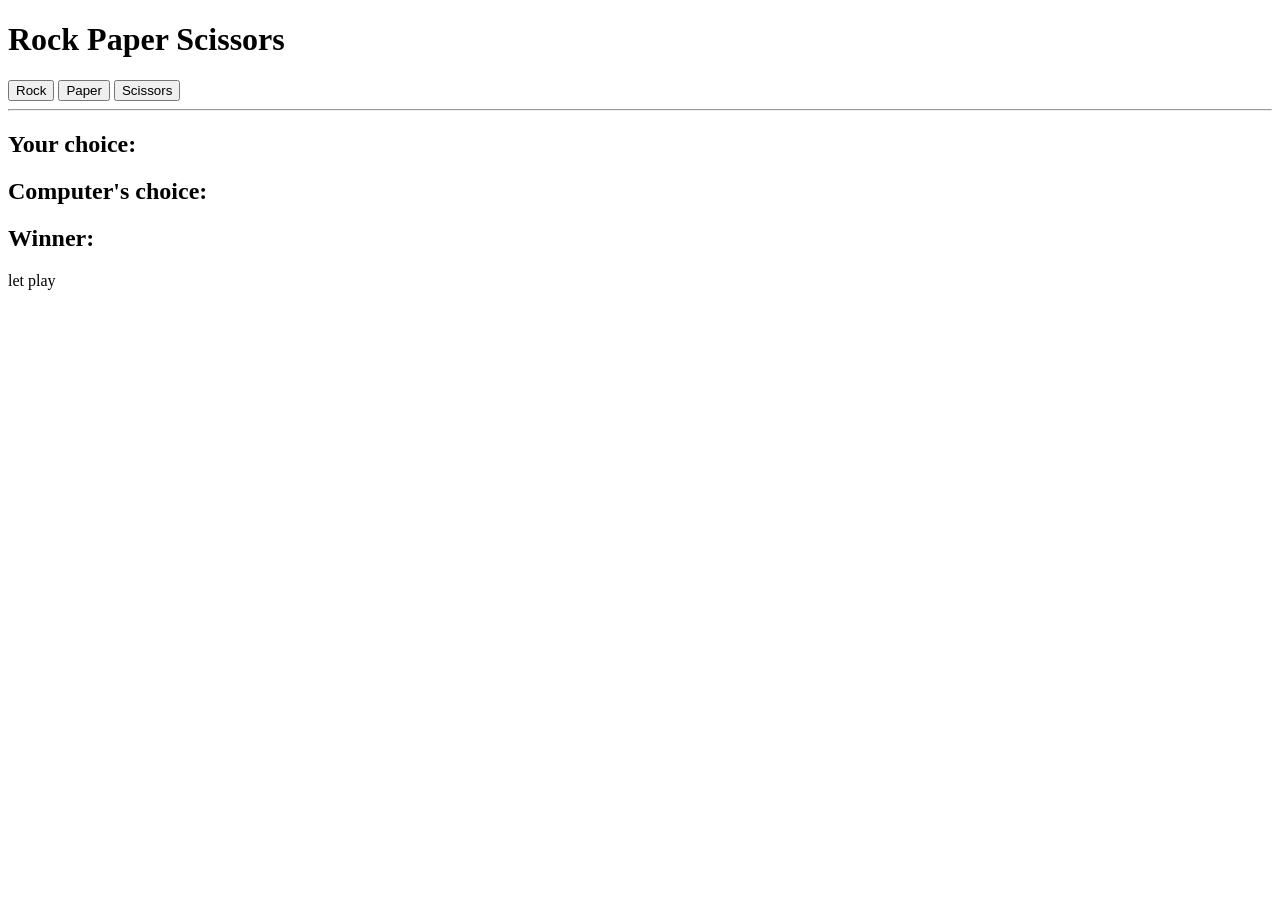
<file: index.html>
<!DOCTYPE html>
<html lang="en">
<head>
    <meta charset="UTF-8">
    <meta name="viewport" content="width=device-width, initial-scale=1.0">
    <title>rock paper scissors</title>
</head>
<body>
     <div class="container">
      <h1>Rock Paper Scissors</h1>
     <div class="choices">
        <button id="rock">Rock</button>
        <button id="paper">Paper</button>
        <button id="scissors">Scissors</button>

     </div>
     <hr>
     <div class="result">
        <h2 id="user-choice">Your choice: </h2>
        <p id="your-choice"></p>
        <h2>Computer's choice: </h2>
        <p id="computer-choice-value"></p>
        <h2 >Winner: </h2>
        <p id="winner-value"> let play</p>
        
        <script src="script.js"></script>
     </div>

     
</body>
</html>
</file>
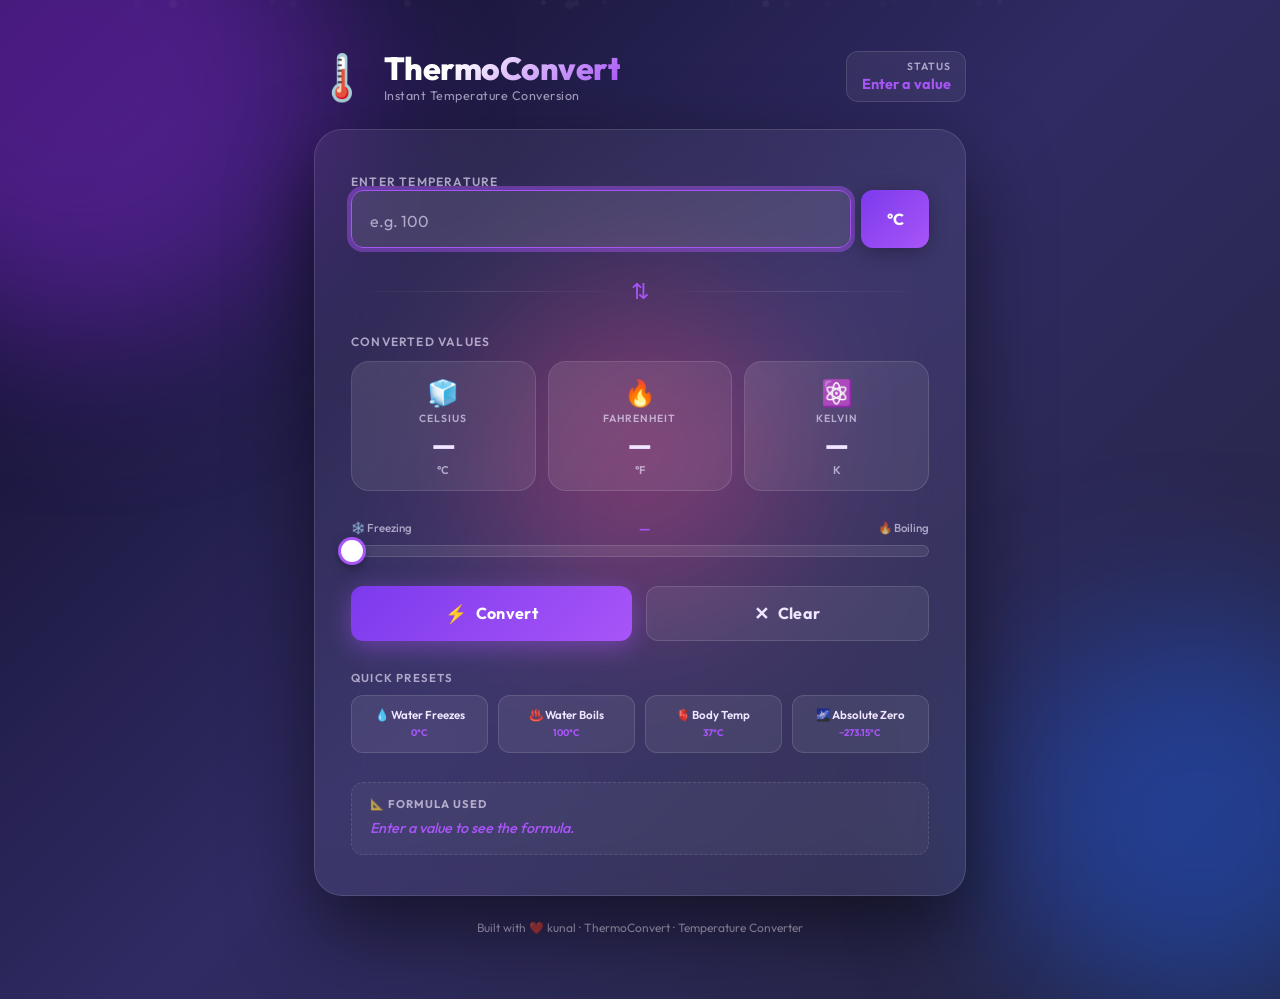
<file: tempratureconverter/index.html>
<!DOCTYPE html>
<html lang="en">
  <head>
    <meta charset="UTF-8" />
    <meta name="viewport" content="width=device-width, initial-scale=1.0" />
    <meta
      name="description"
      content="A stunning, modern Temperature Converter supporting Celsius, Fahrenheit, and Kelvin with live background transitions."
    />
    <title>ThermoConvert — Temperature Converter</title>
    <link rel="preconnect" href="https://fonts.googleapis.com" />
    <link rel="preconnect" href="https://fonts.gstatic.com" crossorigin />
    <link
      href="https://fonts.googleapis.com/css2?family=Outfit:wght@300;400;500;600;700;800;900&display=swap"
      rel="stylesheet"
    />
    <link rel="stylesheet" href="style.css" />
  </head>
  <body id="body" class="theme-normal">
    <!-- Animated background blobs -->
    <div class="bg-blob blob-1" aria-hidden="true"></div>
    <div class="bg-blob blob-2" aria-hidden="true"></div>
    <div class="bg-blob blob-3" aria-hidden="true"></div>

    <!-- Floating particles -->
    <div class="particles" aria-hidden="true" id="particles"></div>

    <div class="container">
      <!-- Header -->
      <header class="header">
        <div class="logo">
          <span class="logo-icon" id="thermometerIcon">🌡️</span>
          <div class="logo-text">
            <h1>ThermoConvert</h1>
            <p class="tagline">Instant Temperature Conversion</p>
          </div>
        </div>
        <div class="temp-badge" id="tempBadge">
          <span class="badge-label">Status</span>
          <span class="badge-value" id="badgeValue">Enter a value</span>
        </div>
      </header>

      <!-- Main Card -->
      <main class="card" id="mainCard">
        <!-- Input Section -->
        <section class="input-section" aria-label="Temperature input">
          <div class="input-wrapper">
            <label for="tempInput" class="input-label">Enter Temperature</label>
            <div class="input-group">
              <input
                type="number"
                id="tempInput"
                class="temp-input"
                placeholder="e.g. 100"
                aria-label="Temperature value"
                step="any"
              />
              <select id="fromUnit" class="unit-select" aria-label="From unit">
                <option value="celsius">°C</option>
                <option value="fahrenheit">°F</option>
                <option value="kelvin">K</option>
              </select>
            </div>
            <div class="error-msg" id="errorMsg" role="alert" aria-live="polite">
              ⚠️ Please enter a valid temperature!
            </div>
          </div>
        </section>

        <!-- Convert Arrow -->
        <div class="arrow-section" aria-hidden="true">
          <div class="arrow-line"></div>
          <div class="arrow-icon" id="arrowIcon">⇅</div>
          <div class="arrow-line"></div>
        </div>

        <!-- Results Section -->
        <section class="results-section" aria-label="Conversion results">
          <h2 class="results-title">Converted Values</h2>
          <div class="results-grid">
            <!-- Celsius Card -->
            <div class="result-card" id="celsiusCard" data-unit="celsius">
              <div class="result-unit-icon">🧊</div>
              <div class="result-body">
                <span class="result-unit-name">Celsius</span>
                <span class="result-value" id="celsiusResult">—</span>
                <span class="result-unit-sym">°C</span>
              </div>
              <button
                class="copy-btn"
                id="copyC"
                aria-label="Copy Celsius value"
                title="Copy"
              >⧉</button>
            </div>

            <!-- Fahrenheit Card -->
            <div class="result-card" id="fahrenheitCard" data-unit="fahrenheit">
              <div class="result-unit-icon">🔥</div>
              <div class="result-body">
                <span class="result-unit-name">Fahrenheit</span>
                <span class="result-value" id="fahrenheitResult">—</span>
                <span class="result-unit-sym">°F</span>
              </div>
              <button
                class="copy-btn"
                id="copyF"
                aria-label="Copy Fahrenheit value"
                title="Copy"
              >⧉</button>
            </div>

            <!-- Kelvin Card -->
            <div class="result-card" id="kelvinCard" data-unit="kelvin">
              <div class="result-unit-icon">⚛️</div>
              <div class="result-body">
                <span class="result-unit-name">Kelvin</span>
                <span class="result-value" id="kelvinResult">—</span>
                <span class="result-unit-sym">K</span>
              </div>
              <button
                class="copy-btn"
                id="copyK"
                aria-label="Copy Kelvin value"
                title="Copy"
              >⧉</button>
            </div>
          </div>
        </section>

        <!-- Temperature Gauge -->
        <section class="gauge-section" aria-label="Temperature gauge">
          <div class="gauge-label-row">
            <span>❄️ Freezing</span>
            <span class="gauge-status" id="gaugeStatus">—</span>
            <span>🔥 Boiling</span>
          </div>
          <div class="gauge-track" role="progressbar" aria-valuenow="0" aria-valuemin="0" aria-valuemax="100" id="gaugeTrack">
            <div class="gauge-fill" id="gaugeFill"></div>
            <div class="gauge-thumb" id="gaugeThumb"></div>
          </div>
        </section>

        <!-- Action Buttons -->
        <div class="action-btns">
          <button class="btn btn-primary" id="convertBtn" aria-label="Convert temperature">
            <span class="btn-icon">⚡</span> Convert
          </button>
          <button class="btn btn-secondary" id="clearBtn" aria-label="Clear all fields">
            <span class="btn-icon">✕</span> Clear
          </button>
        </div>

        <!-- Quick Presets -->
        <section class="presets-section" aria-label="Quick preset temperatures">
          <p class="presets-title">Quick Presets</p>
          <div class="presets-grid">
            <button class="preset-btn" id="preset1" data-value="0" data-unit="celsius" aria-label="Water freezing point">
              💧 Water Freezes<br /><small>0°C</small>
            </button>
            <button class="preset-btn" id="preset2" data-value="100" data-unit="celsius" aria-label="Water boiling point">
              ♨️ Water Boils<br /><small>100°C</small>
            </button>
            <button class="preset-btn" id="preset3" data-value="37" data-unit="celsius" aria-label="Body temperature">
              🫀 Body Temp<br /><small>37°C</small>
            </button>
            <button class="preset-btn" id="preset4" data-value="-273.15" data-unit="celsius" aria-label="Absolute zero">
              🌌 Absolute Zero<br /><small>−273.15°C</small>
            </button>
          </div>
        </section>

        <!-- Formula Display -->
        <section class="formula-section" id="formulaSection" aria-label="Conversion formula used">
          <p class="formula-title">📐 Formula Used</p>
          <p class="formula-text" id="formulaText">Enter a value to see the formula.</p>
        </section>
      </main>

      <!-- Footer -->
      <footer class="footer">
        <p>Built with ❤️ kunal · ThermoConvert · Temperature Converter</p>
      </footer>
    </div>

    <!-- Toast Notification -->
    <div class="toast" id="toast" role="status" aria-live="polite"></div>

    <script src="script.js"></script>
  </body>
</html>
</file>
<file: tempratureconverter/style.css>
/* =====================================================
   ThermoConvert — Premium Temperature Converter CSS
   ===================================================== */

/* ---------- Google Font + Reset ---------- */
@import url('https://fonts.googleapis.com/css2?family=Outfit:wght@300;400;500;600;700;800;900&display=swap');

*, *::before, *::after {
  margin: 0;
  padding: 0;
  box-sizing: border-box;
}

/* ---------- CSS Custom Properties ---------- */
:root {
  --font: 'Outfit', sans-serif;

  /* Theme: Normal */
  --bg-from: #0f0c29;
  --bg-mid:  #302b63;
  --bg-to:   #24243e;
  --blob-1: rgba(120, 40, 200, 0.55);
  --blob-2: rgba(30, 100, 255, 0.4);
  --blob-3: rgba(255, 60, 120, 0.35);
  --accent: #a855f7;
  --accent-glow: rgba(168, 85, 247, 0.45);
  --card-bg: rgba(255, 255, 255, 0.06);
  --card-border: rgba(255, 255, 255, 0.12);
  --text-primary: #f0e6ff;
  --text-secondary: rgba(240, 230, 255, 0.65);
  --input-bg: rgba(255, 255, 255, 0.08);
  --result-card-bg: rgba(255, 255, 255, 0.07);
  --btn-primary-from: #7c3aed;
  --btn-primary-to: #a855f7;
  --shadow-lg: 0 32px 80px rgba(0,0,0,0.55);
  --radius-xl: 28px;
  --radius-lg: 18px;
  --radius-md: 12px;
  --radius-sm: 8px;
  --transition: 0.4s cubic-bezier(0.23, 1, 0.32, 1);
}

/* ---- Theme Overrides ---- */
body.theme-very-cold {
  --bg-from: #0a1628;
  --bg-mid:  #0d2545;
  --bg-to:   #071630;
  --blob-1: rgba(0, 140, 255, 0.6);
  --blob-2: rgba(0, 200, 255, 0.45);
  --blob-3: rgba(100, 180, 255, 0.35);
  --accent: #38bdf8;
  --accent-glow: rgba(56, 189, 248, 0.45);
  --btn-primary-from: #0284c7;
  --btn-primary-to: #38bdf8;
}

body.theme-cold {
  --bg-from: #0f1a2e;
  --bg-mid:  #1a3a5c;
  --bg-to:   #0d2540;
  --blob-1: rgba(0, 180, 220, 0.55);
  --blob-2: rgba(50, 130, 255, 0.4);
  --blob-3: rgba(0, 220, 180, 0.3);
  --accent: #06b6d4;
  --accent-glow: rgba(6, 182, 212, 0.45);
  --btn-primary-from: #0891b2;
  --btn-primary-to: #06b6d4;
}

body.theme-normal {
  --bg-from: #0f0c29;
  --bg-mid:  #302b63;
  --bg-to:   #24243e;
  --accent: #a855f7;
  --accent-glow: rgba(168, 85, 247, 0.45);
  --btn-primary-from: #7c3aed;
  --btn-primary-to: #a855f7;
}

body.theme-hot {
  --bg-from: #1a0a00;
  --bg-mid:  #3d1100;
  --bg-to:   #200800;
  --blob-1: rgba(255, 80, 10, 0.6);
  --blob-2: rgba(255, 170, 0, 0.45);
  --blob-3: rgba(255, 40, 80, 0.4);
  --accent: #f97316;
  --accent-glow: rgba(249, 115, 22, 0.5);
  --btn-primary-from: #dc2626;
  --btn-primary-to: #f97316;
}

body.theme-very-hot {
  --bg-from: #200000;
  --bg-mid:  #4a0000;
  --bg-to:   #180000;
  --blob-1: rgba(255, 20, 20, 0.7);
  --blob-2: rgba(255, 100, 0, 0.5);
  --blob-3: rgba(255, 200, 0, 0.35);
  --accent: #ef4444;
  --accent-glow: rgba(239, 68, 68, 0.55);
  --btn-primary-from: #b91c1c;
  --btn-primary-to: #ef4444;
}

/* ---------- Base Body ---------- */
html {
  scroll-behavior: smooth;
}

body {
  font-family: var(--font);
  min-height: 100vh;
  background: linear-gradient(135deg, var(--bg-from), var(--bg-mid), var(--bg-to));
  color: var(--text-primary);
  position: relative;
  overflow-x: hidden;
  transition: background 1.2s ease, --accent 1.2s;
}

/* ---------- Animated Background Blobs ---------- */
.bg-blob {
  position: fixed;
  border-radius: 50%;
  filter: blur(80px);
  pointer-events: none;
  z-index: 0;
  animation: blobFloat 18s ease-in-out infinite;
  transition: background 1.2s ease;
}

.blob-1 {
  width: 520px;
  height: 520px;
  background: var(--blob-1);
  top: -180px;
  left: -180px;
  animation-delay: 0s;
}

.blob-2 {
  width: 400px;
  height: 400px;
  background: var(--blob-2);
  bottom: -120px;
  right: -120px;
  animation-delay: -6s;
}

.blob-3 {
  width: 300px;
  height: 300px;
  background: var(--blob-3);
  top: 50%;
  left: 50%;
  transform: translate(-50%, -50%);
  animation-delay: -12s;
}

@keyframes blobFloat {
  0%, 100% { transform: translate(0, 0) scale(1); }
  33%       { transform: translate(40px, -30px) scale(1.08); }
  66%       { transform: translate(-30px, 40px) scale(0.95); }
}

/* ---------- Floating Particles ---------- */
.particles {
  position: fixed;
  inset: 0;
  pointer-events: none;
  z-index: 0;
  overflow: hidden;
}

.particle {
  position: absolute;
  border-radius: 50%;
  background: rgba(255, 255, 255, 0.12);
  animation: particleRise linear infinite;
}

@keyframes particleRise {
  0%   { transform: translateY(100vh) scale(0); opacity: 0; }
  10%  { opacity: 1; }
  90%  { opacity: 1; }
  100% { transform: translateY(-10vh) scale(1); opacity: 0; }
}

/* ---------- Layout Container ---------- */
.container {
  position: relative;
  z-index: 1;
  width: 100%;
  max-width: 700px;
  margin: 0 auto;
  padding: 2rem 1.25rem 3rem;
  display: flex;
  flex-direction: column;
  gap: 1.5rem;
  min-height: 100vh;
}

/* ---------- Header ---------- */
.header {
  display: flex;
  align-items: center;
  justify-content: space-between;
  gap: 1rem;
  flex-wrap: wrap;
  animation: slideDown 0.7s var(--transition) both;
}

@keyframes slideDown {
  from { opacity: 0; transform: translateY(-30px); }
  to   { opacity: 1; transform: translateY(0); }
}

.logo {
  display: flex;
  align-items: center;
  gap: 0.85rem;
}

.logo-icon {
  font-size: 2.8rem;
  animation: wiggle 3s ease-in-out infinite;
  display: inline-block;
}

@keyframes wiggle {
  0%, 100% { transform: rotate(0deg); }
  20%       { transform: rotate(-12deg); }
  40%       { transform: rotate(10deg); }
  60%       { transform: rotate(-6deg); }
  80%       { transform: rotate(4deg); }
}

.logo-text h1 {
  font-size: clamp(1.5rem, 4vw, 2rem);
  font-weight: 800;
  background: linear-gradient(135deg, #fff 30%, var(--accent));
  -webkit-background-clip: text;
  background-clip: text;
  -webkit-text-fill-color: transparent;
  line-height: 1.15;
  letter-spacing: -0.5px;
}

.tagline {
  font-size: 0.78rem;
  color: var(--text-secondary);
  font-weight: 400;
  letter-spacing: 0.5px;
  margin-top: 2px;
}

.temp-badge {
  display: flex;
  flex-direction: column;
  align-items: flex-end;
  gap: 2px;
  background: var(--card-bg);
  border: 1px solid var(--card-border);
  backdrop-filter: blur(12px);
  -webkit-backdrop-filter: blur(12px);
  border-radius: var(--radius-md);
  padding: 0.5rem 0.9rem;
  transition: var(--transition);
}

.badge-label {
  font-size: 0.65rem;
  color: var(--text-secondary);
  text-transform: uppercase;
  letter-spacing: 1px;
  font-weight: 600;
}

.badge-value {
  font-size: 0.9rem;
  font-weight: 700;
  color: var(--accent);
  transition: var(--transition);
}

/* ---------- Main Card ---------- */
.card {
  background: var(--card-bg);
  border: 1px solid var(--card-border);
  backdrop-filter: blur(24px);
  -webkit-backdrop-filter: blur(24px);
  border-radius: var(--radius-xl);
  padding: 2rem 1.75rem;
  box-shadow: var(--shadow-lg);
  display: flex;
  flex-direction: column;
  gap: 1.8rem;
  animation: fadeUp 0.8s var(--transition) 0.1s both;
  transition: border-color var(--transition), box-shadow var(--transition);
}

.card:hover {
  border-color: rgba(255, 255, 255, 0.18);
  box-shadow: 0 40px 100px rgba(0,0,0,0.65), 0 0 0 1px var(--accent-glow);
}

@keyframes fadeUp {
  from { opacity: 0; transform: translateY(40px); }
  to   { opacity: 1; transform: translateY(0); }
}

/* ---------- Input Section ---------- */
.input-section {
  display: flex;
  flex-direction: column;
  gap: 0.5rem;
}

.input-label {
  font-size: 0.75rem;
  font-weight: 600;
  text-transform: uppercase;
  letter-spacing: 1.2px;
  color: var(--text-secondary);
  margin-bottom: 0.4rem;
}

.input-group {
  display: flex;
  gap: 0.65rem;
  align-items: stretch;
}

.temp-input {
  flex: 1;
  background: var(--input-bg);
  border: 1.5px solid var(--card-border);
  border-radius: var(--radius-md);
  padding: 0.95rem 1.1rem;
  font-family: var(--font);
  font-size: 1.3rem;
  font-weight: 700;
  color: var(--text-primary);
  outline: none;
  transition: border-color 0.3s, box-shadow 0.3s, background 0.3s;
  -webkit-appearance: none;
  appearance: none;
}

.temp-input::placeholder {
  color: var(--text-secondary);
  font-weight: 400;
  font-size: 1rem;
}

.temp-input:focus {
  border-color: var(--accent);
  box-shadow: 0 0 0 4px var(--accent-glow);
  background: rgba(255, 255, 255, 0.1);
}

/* Hide number input arrows */
.temp-input::-webkit-outer-spin-button,
.temp-input::-webkit-inner-spin-button { -webkit-appearance: none; }
.temp-input[type=number] { -moz-appearance: textfield; }

.unit-select {
  background: linear-gradient(135deg, var(--btn-primary-from), var(--btn-primary-to));
  border: none;
  border-radius: var(--radius-md);
  padding: 0.95rem 1.1rem;
  font-family: var(--font);
  font-size: 1rem;
  font-weight: 700;
  color: #fff;
  cursor: pointer;
  outline: none;
  transition: var(--transition);
  -webkit-appearance: none;
  appearance: none;
  min-width: 68px;
  text-align: center;
  box-shadow: 0 4px 20px rgba(0,0,0,0.3);
}

.unit-select:hover {
  transform: translateY(-2px);
  box-shadow: 0 8px 28px var(--accent-glow);
}

.unit-select option {
  background: #1a1a2e;
  color: #fff;
  font-weight: 600;
}

/* ---------- Error Message ---------- */
.error-msg {
  display: none;
  align-items: center;
  gap: 0.4rem;
  background: rgba(239, 68, 68, 0.15);
  border: 1px solid rgba(239, 68, 68, 0.4);
  border-radius: var(--radius-sm);
  padding: 0.6rem 0.85rem;
  font-size: 0.82rem;
  font-weight: 600;
  color: #fca5a5;
  animation: shake 0.4s ease;
}

.error-msg.visible {
  display: flex;
}

@keyframes shake {
  0%, 100% { transform: translateX(0); }
  20%       { transform: translateX(-8px); }
  40%       { transform: translateX(8px); }
  60%       { transform: translateX(-5px); }
  80%       { transform: translateX(4px); }
}

/* ---------- Arrow Divider ---------- */
.arrow-section {
  display: flex;
  align-items: center;
  gap: 0.75rem;
}

.arrow-line {
  flex: 1;
  height: 1px;
  background: linear-gradient(90deg, transparent, var(--card-border), transparent);
}

.arrow-icon {
  font-size: 1.4rem;
  color: var(--accent);
  animation: pulse 2s ease-in-out infinite;
}

@keyframes pulse {
  0%, 100% { transform: scale(1); opacity: 0.8; }
  50%       { transform: scale(1.3); opacity: 1; }
}

/* ---------- Results Section ---------- */
.results-title {
  font-size: 0.75rem;
  font-weight: 600;
  text-transform: uppercase;
  letter-spacing: 1.2px;
  color: var(--text-secondary);
  margin-bottom: 0.75rem;
}

.results-grid {
  display: grid;
  grid-template-columns: repeat(3, 1fr);
  gap: 0.75rem;
}

.result-card {
  background: var(--result-card-bg);
  border: 1px solid var(--card-border);
  border-radius: var(--radius-lg);
  padding: 1.1rem 0.85rem 0.85rem;
  display: flex;
  flex-direction: column;
  align-items: center;
  gap: 0.4rem;
  position: relative;
  transition: transform var(--transition), border-color var(--transition), box-shadow var(--transition);
  cursor: default;
  overflow: hidden;
}

.result-card::before {
  content: '';
  position: absolute;
  inset: 0;
  background: linear-gradient(135deg, rgba(255,255,255,0.04), transparent 60%);
  pointer-events: none;
}

.result-card:hover {
  transform: translateY(-4px);
  border-color: var(--accent);
  box-shadow: 0 12px 40px var(--accent-glow);
}

.result-card.active {
  border-color: var(--accent);
  box-shadow: 0 0 0 2px var(--accent-glow), 0 12px 40px rgba(0,0,0,0.4);
}

.result-unit-icon {
  font-size: 1.6rem;
  line-height: 1;
  transition: transform 0.3s;
}

.result-card:hover .result-unit-icon {
  transform: scale(1.2) rotate(-5deg);
}

.result-body {
  display: flex;
  flex-direction: column;
  align-items: center;
  gap: 2px;
}

.result-unit-name {
  font-size: 0.65rem;
  font-weight: 600;
  text-transform: uppercase;
  letter-spacing: 1px;
  color: var(--text-secondary);
}

.result-value {
  font-size: clamp(1.15rem, 3.5vw, 1.7rem);
  font-weight: 800;
  color: var(--text-primary);
  letter-spacing: -0.5px;
  transition: color var(--transition);
  word-break: break-all;
  text-align: center;
}

.result-card.active .result-value {
  color: var(--accent);
}

.result-unit-sym {
  font-size: 0.7rem;
  color: var(--text-secondary);
  font-weight: 600;
}

.copy-btn {
  position: absolute;
  top: 0.5rem;
  right: 0.5rem;
  background: rgba(255,255,255,0.08);
  border: 1px solid rgba(255,255,255,0.1);
  border-radius: 6px;
  color: var(--text-secondary);
  font-size: 0.75rem;
  padding: 0.2rem 0.35rem;
  cursor: pointer;
  opacity: 0;
  transition: opacity 0.2s, background 0.2s, color 0.2s;
}

.result-card:hover .copy-btn {
  opacity: 1;
}

.copy-btn:hover {
  background: var(--accent);
  color: #fff;
  border-color: transparent;
}

/* ---------- Gauge Section ---------- */
.gauge-section {
  display: flex;
  flex-direction: column;
  gap: 0.55rem;
}

.gauge-label-row {
  display: flex;
  justify-content: space-between;
  align-items: center;
  font-size: 0.72rem;
  color: var(--text-secondary);
  font-weight: 500;
}

.gauge-status {
  font-weight: 700;
  color: var(--accent);
  font-size: 0.82rem;
  transition: var(--transition);
  letter-spacing: 0.3px;
}

.gauge-track {
  position: relative;
  height: 12px;
  background: rgba(255,255,255,0.08);
  border-radius: 100px;
  overflow: visible;
  border: 1px solid var(--card-border);
}

.gauge-fill {
  height: 100%;
  border-radius: 100px;
  background: linear-gradient(90deg, #38bdf8, #a855f7, #f97316, #ef4444);
  width: 0%;
  transition: width 0.8s cubic-bezier(0.34, 1.56, 0.64, 1);
  position: relative;
}

.gauge-thumb {
  position: absolute;
  top: 50%;
  left: 0%;
  transform: translate(-50%, -50%);
  width: 22px;
  height: 22px;
  background: #fff;
  border-radius: 50%;
  box-shadow: 0 0 0 3px var(--accent), 0 4px 12px rgba(0,0,0,0.5);
  transition: left 0.8s cubic-bezier(0.34, 1.56, 0.64, 1);
}

/* ---------- Action Buttons ---------- */
.action-btns {
  display: flex;
  gap: 0.85rem;
}

.btn {
  flex: 1;
  display: flex;
  align-items: center;
  justify-content: center;
  gap: 0.5rem;
  padding: 0.95rem 1rem;
  border-radius: var(--radius-md);
  border: none;
  font-family: var(--font);
  font-size: 1rem;
  font-weight: 700;
  cursor: pointer;
  transition: var(--transition);
  letter-spacing: 0.3px;
  position: relative;
  overflow: hidden;
}

.btn::after {
  content: '';
  position: absolute;
  inset: 0;
  background: rgba(255,255,255,0);
  transition: background 0.2s;
}

.btn:hover::after {
  background: rgba(255,255,255,0.08);
}

.btn:active {
  transform: scale(0.97);
}

.btn-icon {
  font-size: 1.1rem;
}

.btn-primary {
  background: linear-gradient(135deg, var(--btn-primary-from), var(--btn-primary-to));
  color: #fff;
  box-shadow: 0 6px 24px var(--accent-glow);
}

.btn-primary:hover {
  transform: translateY(-3px);
  box-shadow: 0 12px 36px var(--accent-glow);
}

.btn-secondary {
  background: rgba(255,255,255,0.07);
  color: var(--text-primary);
  border: 1.5px solid var(--card-border);
}

.btn-secondary:hover {
  background: rgba(255,255,255,0.12);
  border-color: rgba(255,255,255,0.25);
  transform: translateY(-3px);
}

/* ---------- Presets ---------- */
.presets-title {
  font-size: 0.72rem;
  font-weight: 600;
  text-transform: uppercase;
  letter-spacing: 1.2px;
  color: var(--text-secondary);
  margin-bottom: 0.65rem;
}

.presets-grid {
  display: grid;
  grid-template-columns: repeat(4, 1fr);
  gap: 0.6rem;
}

.preset-btn {
  background: var(--result-card-bg);
  border: 1px solid var(--card-border);
  border-radius: var(--radius-md);
  padding: 0.7rem 0.4rem;
  font-family: var(--font);
  font-size: 0.72rem;
  font-weight: 600;
  color: var(--text-primary);
  cursor: pointer;
  transition: var(--transition);
  text-align: center;
  line-height: 1.45;
}

.preset-btn small {
  color: var(--accent);
  font-weight: 700;
}

.preset-btn:hover {
  background: linear-gradient(135deg, var(--btn-primary-from), var(--btn-primary-to));
  border-color: transparent;
  transform: translateY(-3px);
  box-shadow: 0 8px 24px var(--accent-glow);
  color: #fff;
}

.preset-btn:hover small {
  color: rgba(255,255,255,0.85);
}

/* ---------- Formula Section ---------- */
.formula-section {
  background: rgba(255,255,255,0.04);
  border: 1px dashed rgba(255,255,255,0.12);
  border-radius: var(--radius-md);
  padding: 0.9rem 1.1rem;
  transition: var(--transition);
}

.formula-title {
  font-size: 0.7rem;
  font-weight: 700;
  text-transform: uppercase;
  letter-spacing: 1px;
  color: var(--text-secondary);
  margin-bottom: 0.35rem;
}

.formula-text {
  font-size: 0.9rem;
  font-weight: 500;
  color: var(--accent);
  font-style: italic;
  line-height: 1.6;
}

/* ---------- Footer ---------- */
.footer {
  text-align: center;
  color: var(--text-secondary);
  font-size: 0.75rem;
  font-weight: 400;
  animation: fadeUp 0.8s var(--transition) 0.3s both;
}

/* ---------- Toast Notification ---------- */
.toast {
  position: fixed;
  bottom: 2rem;
  right: 1.5rem;
  background: rgba(30, 30, 60, 0.95);
  border: 1px solid var(--accent);
  border-radius: var(--radius-md);
  padding: 0.75rem 1.2rem;
  font-size: 0.85rem;
  font-weight: 600;
  color: var(--text-primary);
  z-index: 9999;
  pointer-events: none;
  opacity: 0;
  transform: translateY(20px) scale(0.95);
  transition: opacity 0.3s ease, transform 0.3s ease;
  backdrop-filter: blur(16px);
  -webkit-backdrop-filter: blur(16px);
  box-shadow: 0 8px 32px rgba(0,0,0,0.5);
}

.toast.show {
  opacity: 1;
  transform: translateY(0) scale(1);
}

/* =====================================================
   RESPONSIVE — Media Queries
   ===================================================== */

/* ---- Tablet: 481px – 768px ---- */
@media (max-width: 768px) {
  .container {
    padding: 1.5rem 1rem 2.5rem;
    gap: 1.2rem;
  }

  .card {
    padding: 1.5rem 1.25rem;
    gap: 1.5rem;
    border-radius: 22px;
  }

  .logo-icon {
    font-size: 2.2rem;
  }

  .presets-grid {
    grid-template-columns: repeat(2, 1fr);
  }

  .preset-btn {
    font-size: 0.75rem;
    padding: 0.75rem 0.5rem;
  }

  .results-grid {
    gap: 0.6rem;
  }
}

/* ---- Mobile: ≤ 480px ---- */
@media (max-width: 480px) {
  .container {
    padding: 1.2rem 0.85rem 2.5rem;
    gap: 1rem;
  }

  .header {
    gap: 0.75rem;
  }

  .logo-icon {
    font-size: 2rem;
  }

  .logo-text h1 {
    font-size: 1.35rem;
  }

  .tagline {
    font-size: 0.7rem;
  }

  .temp-badge {
    padding: 0.4rem 0.7rem;
  }

  .badge-value {
    font-size: 0.8rem;
  }

  .card {
    padding: 1.25rem 1rem;
    gap: 1.25rem;
    border-radius: 20px;
  }

  .temp-input {
    font-size: 1.1rem;
    padding: 0.85rem 0.9rem;
  }

  .unit-select {
    padding: 0.85rem 0.75rem;
    font-size: 0.9rem;
    min-width: 58px;
  }

  .results-grid {
    grid-template-columns: repeat(3, 1fr);
    gap: 0.5rem;
  }

  .result-card {
    padding: 0.85rem 0.5rem 0.7rem;
    border-radius: var(--radius-md);
  }

  .result-unit-icon {
    font-size: 1.25rem;
  }

  .result-value {
    font-size: 1rem;
  }

  .result-unit-name {
    font-size: 0.58rem;
  }

  .presets-grid {
    grid-template-columns: repeat(2, 1fr);
    gap: 0.5rem;
  }

  .preset-btn {
    font-size: 0.7rem;
    padding: 0.65rem 0.4rem;
  }

  .btn {
    padding: 0.85rem 0.75rem;
    font-size: 0.9rem;
    gap: 0.4rem;
  }

  .btn-icon {
    font-size: 1rem;
  }

  .gauge-thumb {
    width: 18px;
    height: 18px;
  }

  .action-btns {
    gap: 0.6rem;
  }

  .toast {
    bottom: 1rem;
    right: 1rem;
    left: 1rem;
    text-align: center;
  }
}

/* ---- Very Small: ≤ 360px ---- */
@media (max-width: 360px) {
  .results-grid {
    grid-template-columns: 1fr;
  }

  .result-card {
    flex-direction: row;
    justify-content: space-between;
    align-items: center;
    padding: 0.75rem 1rem;
  }

  .result-body {
    flex-direction: row;
    align-items: baseline;
    gap: 0.4rem;
  }

  .copy-btn {
    opacity: 1;
  }

  .logo-text h1 {
    font-size: 1.2rem;
  }
}

/* ---- Large screens ---- */
@media (min-width: 1024px) {
  .container {
    padding: 3rem 1.5rem 4rem;
  }

  .card {
    padding: 2.5rem 2.25rem;
  }
}

/* ---- Reduced Motion ---- */
@media (prefers-reduced-motion: reduce) {
  *, *::before, *::after {
    animation-duration: 0.01ms !important;
    transition-duration: 0.2s !important;
  }
}
</file>
